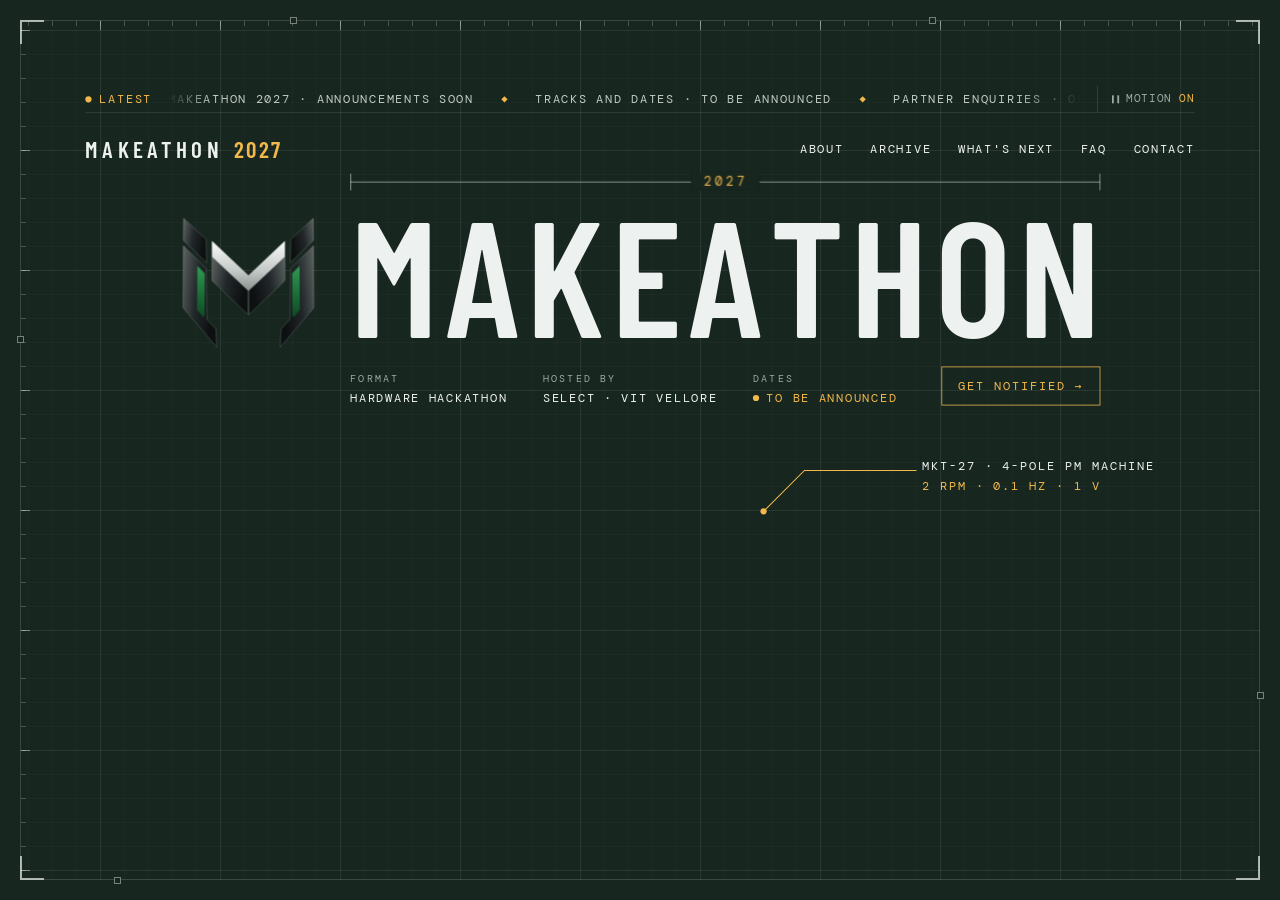
<file: index.html>
<!doctype html>
<html lang="en">
<head>
<meta charset="utf-8">
<meta name="viewport" content="width=device-width, initial-scale=1, viewport-fit=cover">
<title>Makeathon 2027</title>
<meta name="description" content="Makeathon 2027 — the flagship hardware hackathon of the School of Electrical Engineering (SELECT) at VIT Vellore. Real hardware. Real code. Judged on what works.">
<meta name="theme-color" content="#17261f">
<meta property="og:title" content="Makeathon 2027 · Doom requires your presence">
<meta property="og:description" content="The flagship hardware hackathon of SELECT, VIT Vellore. Electrical and computer science, one machine.">
<link rel="icon" type="image/svg+xml" href="./favicon.svg">
<link rel="alternate icon" href="./favicon.ico">
<link rel="apple-touch-icon" href="./favicon.png">
<link rel="preconnect" href="https://fonts.googleapis.com">
<link rel="preconnect" href="https://fonts.gstatic.com" crossorigin>
<link rel="stylesheet" href="https://fonts.googleapis.com/css2?family=Barlow+Condensed:wght@400;500;600&family=DM+Mono:wght@400;500&display=swap">
<link rel="stylesheet" href="./css/site.css">
<script>
  // decide the mode before first paint: plain (no WebGL, or asked for); motion is on unless the visitor turned it off
  (function () {
    var d = document.documentElement, q = location.search, plain = /[?&]plain\b/.test(q);
    if (!plain) { try { if (!document.createElement('canvas').getContext('webgl2')) plain = true; } catch (e) { plain = true; } }
    // the plain version is the original O·Machine site
    if (plain && !/[?&]shot=/.test(q)) { location.replace('./plain/'); return; }
    d.classList.add(plain ? 'is-plain' : 'is-cine');
    var calm = false;
    try { calm = localStorage.getItem('mk.motion') === 'off'; } catch (e) {}
    if (calm) d.classList.add('is-calm');
    if (/[?&]shot=/.test(q)) d.classList.add('is-shot');
  })();
</script>
<script type="importmap">
{ "imports": { "three": "./vendor/three/three.module.min.js", "three/addons/": "./vendor/three/addons/" } }
</script>
</head>
<body>

<svg width="0" height="0" style="position:absolute" aria-hidden="true" focusable="false">
  <defs>
    <linearGradient id="lgA" x1="0" y1="0" x2="1" y2="0.35"><stop offset="0" stop-color="#5d6461"/><stop offset=".5" stop-color="#22272a"/><stop offset="1" stop-color="#0d1010"/></linearGradient>
    <linearGradient id="lgB" x1="1" y1="0" x2="0" y2="0.35"><stop offset="0" stop-color="#5d6461"/><stop offset=".5" stop-color="#22272a"/><stop offset="1" stop-color="#0d1010"/></linearGradient>
    <linearGradient id="lgS" x1="0" y1="0" x2="0" y2="1"><stop offset="0" stop-color="#fbfcfb"/><stop offset=".6" stop-color="#c4cac7"/><stop offset="1" stop-color="#8a918e"/></linearGradient>
    <linearGradient id="lgG" x1="0" y1="0" x2="0" y2="1"><stop offset="0" stop-color="#3bd66f"/><stop offset="1" stop-color="#0d4a24"/></linearGradient>
    <symbol id="m-logo" viewBox="-2 -2 311 304">
      <g stroke="rgba(225,235,230,0.38)" stroke-width="1.1" stroke-linejoin="round">
        <polygon points="5,4 56.5,52 58,106 4.5,54.5" fill="url(#lgA)"/>
        <polygon points="302,4 250.5,52 249,106 302.5,54.5" fill="url(#lgB)"/>
        <polygon points="4.5,67 57,119 58.5,235 79,258 81,299 4,209" fill="url(#lgA)"/>
        <polygon points="302.5,67 250,119 248.5,235 228,258 226,299 303,209" fill="url(#lgB)"/>
        <polygon points="70,92 152.5,169 152.5,224.5 70,147" fill="url(#lgA)"/>
        <polygon points="237,92 154.5,169 154.5,224.5 237,147" fill="url(#lgB)"/>
      </g>
      <polygon points="70,56 153.5,135 237,56 237,92 153.5,170 70,92" fill="url(#lgS)"/>
      <polygon points="36.5,113 53.5,130 53.5,226 50,231 36,213" fill="url(#lgG)"/>
      <polygon points="270.5,113 253.5,130 253.5,226 257,231 271,213" fill="url(#lgG)"/>
    </symbol>
    <symbol id="seal" viewBox="0 0 100 100">
      <path d="M50 4c7 0 9 5 15 7s11-1 15 4 1 10 4 15 8 7 8 14-5 9-7 15 1 11-4 15-10 1-15 4-7 8-14 8-9-5-15-7-11 1-15-4-1-10-4-15S4 57 4 50s5-9 7-15-1-11 4-15 10-1 15-4 7-12 20-12z" fill="#1d7a45"/>
      <circle cx="50" cy="50" r="31" fill="none" stroke="#3fd27f" stroke-opacity=".55" stroke-width="2"/>
      <circle cx="50" cy="50" r="36" fill="none" stroke="#0b3b20" stroke-width="3"/>
      <g transform="translate(27 27) scale(.148)"><use href="#m-logo"/></g>
    </symbol>
  </defs>
</svg>

<a class="skip" href="#oath">Skip to the sign-up</a>

<canvas id="world" aria-hidden="true"></canvas>
<div class="veil" id="veil" aria-hidden="true"></div>
<div class="glasslayer" id="glass" aria-hidden="true"></div>

<!-- the instrument frame: border, corner marks, and the line that traces your progress -->
<div class="frame" id="frame" aria-hidden="true">
  <i class="c c1"></i><i class="c c2"></i><i class="c c3"></i><i class="c c4"></i>
  <svg class="trace" id="trace"><rect id="traceFg" class="trace-fg" pathLength="1"/></svg>
  <div class="nodes" id="nodes"></div>
</div>

<!-- custom cursor (fine pointers only) -->
<div class="cur" id="cur" aria-hidden="true"><div class="cur-ring" id="curRing"></div><div class="cur-dot" id="curDot"></div></div>

<!-- Act 0: the cold read -->
<div class="cold" id="cold" aria-hidden="true">
  <div class="cold-inner">
    <div class="cold-logo" aria-hidden="true"><svg class="cold-m"><use href="#m-logo"/></svg><span>Makeathon</span></div>
    <p class="cold-line" id="cold1"></p>
    <p class="cold-line cold-line--2" id="cold2"></p>
    <div class="cold-choice" id="coldChoice">
      <button type="button" class="btn" id="enterSound">Enter with music <span class="arr" aria-hidden="true">→</span></button>
      <button type="button" class="btn btn--ghost" id="enterSilent">Enter without music</button>
      <a class="ul cold-plain" href="./plain/">Enter the plain version</a>
    </div>
    <p class="cold-load" id="coldLoad"></p>
  </div>
</div>

<header class="hud" id="hud">
  <a class="brand" href="#top" id="brand" aria-label="Makeathon 2027, back to the beginning">
    <svg class="brand-m" aria-hidden="true"><use href="#m-logo"/></svg>
    <span class="brand-t">MAKEATHON<b>2027</b></span>
  </a>
  <div class="hud-ctl">
    <button type="button" class="tgl" id="btnSound" aria-pressed="true"><i class="tgl-ico tgl-ico--snd" aria-hidden="true"></i><span class="tgl-l">Music</span> <b>On</b></button>
    <button type="button" class="tgl" id="btnMotion" aria-pressed="true"><i class="tgl-ico tgl-ico--mot" aria-hidden="true"></i><span class="tgl-l">Motion</span> <b>On</b></button>
  </div>
</header>

<div class="chap" id="chap" aria-hidden="true"><span class="chap-n" id="chapN">01</span><span class="chap-of">/ 08</span><span class="chap-t" id="chapT">The Summons</span></div>
<div class="next" id="next" aria-hidden="true"><span class="next-k">Next</span><span class="next-t" id="nextT">The Prediction</span><span class="next-a">↓</span></div>

<div class="subs" id="subs" aria-hidden="true"><p class="subs-line" id="subsLine"></p></div>
<div class="enough" id="enough" aria-hidden="true">ENOUGH.</div>

<button type="button" class="envelope" id="envelope" aria-label="A sealed envelope from Doom. It opens when you choose a domain." hidden>
  <span class="env-body" aria-hidden="true"><span class="env-flap"></span><span class="env-addr">For the one reading this</span><svg class="env-seal"><use href="#seal"/></svg></span>
  <span class="env-tip" id="envTip" aria-hidden="true">Do not open this.</span>
</button>

<div class="letter" id="letter" role="dialog" aria-labelledby="letterTitle" hidden>
  <div class="letter-paper">
    <p class="letter-pre">Doom's prediction, sealed before you arrived</p>
    <p class="letter-script" id="letterScript">You chose</p>
    <p class="letter-pick" id="letterTitle">Firmware.</p>
    <p class="letter-sign">— D.</p>
    <svg class="letter-seal" aria-hidden="true"><use href="#seal"/></svg>
    <button type="button" class="letter-close" id="letterClose">Keep it</button>
  </div>
</div>

<main id="top">

  <section class="act" id="summons" data-act="1" data-name="The Summons" data-len="2.6">
    <div class="stage">
      <div class="blk blk--hero" data-in="-0.05" data-out="0.9">
        <div class="hero-k"><svg class="hero-m" aria-hidden="true"><use href="#m-logo"/></svg><p class="kicker">SELECT · VIT Vellore presents</p></div>
        <p class="hero-dim" aria-hidden="true"><span>2027</span></p>
        <h1 class="wordmark"><span class="ln"><span>Makeathon</span></span><span class="sr-only"> 2027</span></h1>
        <p class="lede">Real hardware. Real code. Judged on what works.</p>
        <div class="hero-meta">
          <dl class="facts">
            <div><dt>Format</dt><dd>Hardware hackathon</dd></div>
            <div><dt>Hosted by</dt><dd>SELECT · VIT Vellore</dd></div>
            <div><dt>Dates</dt><dd class="tba"><i aria-hidden="true"></i>To be announced</dd></div>
          </dl>
          <a class="btn" href="#oath" data-go="oath">Answer the summons <span class="arr" aria-hidden="true">→</span></a>
        </div>
      </div>
    </div>
    <p class="say">“Makeathon. Real hardware. Real code. Doom requires your presence.”</p>
  </section>

  <section class="act" id="prediction" data-act="2" data-name="The Prediction" data-len="1.8">
    <div class="stage">
      <div class="blk blk--note" data-in="0.82" data-out="1.0">
        <p class="kicker">A sealed prediction</p>
        <p class="note">It waits in the corner of your screen, and opens itself when the time comes.</p>
      </div>
    </div>
    <p class="say">“Do not open this. Doom already knows what you will choose.”</p>
  </section>

  <section class="act" id="thesis" data-act="3" data-name="Science &amp; Sorcery" data-len="2.6">
    <div class="stage">
      <div class="duo" data-in="0.0" data-out="0.56">
        <div class="duo-side duo-side--l"><p class="duo-k">Science</p><p class="duo-t">Electrical engineering</p><p class="duo-s">Circuits · Power · Machines</p></div>
        <div class="duo-side duo-side--r"><p class="duo-k">Sorcery</p><p class="duo-t">Computer science</p><p class="duo-s">Code · Logic · Control</p></div>
      </div>
      <div class="blk blk--left" data-in="0.66" data-out="1.0">
        <p class="kicker">The thesis</p>
        <h2><span class="ln"><span>Electrical and</span></span><span class="ln"><span>computer science.</span></span><span class="ln g"><span>One machine.</span></span></h2>
        <p>Makeathon is the flagship hardware hackathon of the School of Electrical Engineering (SELECT) at VIT Vellore. Teams take an idea to a working prototype against real problem statements, reviewed by industry judges along the way.</p>
      </div>
    </div>
    <p class="say">“Your teachers keep these two apart. Doom does not.”</p>
    <p class="say">“Science and sorcery. Here, they are one machine.”</p>
  </section>

  <section class="act" id="armoury" data-act="4" data-name="The Armoury" data-len="3.6">
    <div class="stage">
      <div class="blk blk--left blk--armoury" data-in="-0.03" data-out="0.995">
        <p class="kicker">The five domains</p>
        <h2><span class="ln"><span>Choose the plate</span></span><span class="ln"><span>you would wear.</span></span></h2>
        <ul class="plates" id="plateList">
          <li><button type="button" class="plate" data-i="0"><span class="plate-n">I</span><span class="plate-name">Enclosure</span></button></li>
          <li><button type="button" class="plate" data-i="1"><span class="plate-n">II</span><span class="plate-name">Firmware</span></button></li>
          <li><button type="button" class="plate" data-i="2"><span class="plate-n">III</span><span class="plate-name">Circuit</span></button></li>
          <li><button type="button" class="plate" data-i="3"><span class="plate-n">IV</span><span class="plate-name">Sensing</span></button></li>
          <li><button type="button" class="plate" data-i="4"><span class="plate-n">V</span><span class="plate-name">Power</span></button></li>
        </ul>
      </div>
      <div class="blk blk--right inspect" id="inspect" data-in="0.1" data-out="0.99">
        <p class="inspect-k" id="inspectK">Plate I · End bell</p>
        <p class="inspect-n" id="inspectN">Enclosure</p>
        <p class="inspect-d" id="inspectD">Mechanical design and the housing around it</p>
        <button type="button" class="btn btn--ghost" id="chooseBtn">Wear this plate <span class="arr" aria-hidden="true">→</span></button>
        <p class="chosen" id="chosenLine" hidden></p>
      </div>
    </div>
    <ul class="sr-only">
      <li>Enclosure — Mechanical design and the housing around it.</li>
      <li>Firmware — Embedded code and control logic.</li>
      <li>Circuit — Electronics and PCB design.</li>
      <li>Sensing — Sensors and signal processing.</li>
      <li>Power — Power systems and energy.</li>
    </ul>
    <p class="say">“Five plates. Five disciplines. Choose the one you would wear.”</p>
  </section>

  <section class="act" id="archive" data-act="5" data-name="The Archive" data-len="6.4">
    <div class="stage">
      <div class="blk blk--left blk--stats" data-in="-0.03" data-out="0.24">
        <p class="kicker">Archive · Makeathon '26</p>
        <h2><span class="ln"><span>Last time,</span></span><span class="ln"><span>on the bench.</span></span></h2>
        <dl class="stats" id="stats">
          <div><dd data-n="60" data-s="+">0</dd><dt>Teams</dt></div>
          <div><dd data-n="350" data-s="+">0</dd><dt>Participants</dt></div>
          <div><dd data-n="30" data-s="+">0</dd><dt>Industry judges</dt></div>
          <div><dd data-n="20" data-s="+">0</dd><dt>Colleges</dt></div>
          <div><dd data-n="36" data-s="">0</dd><dt>Hours</dt></div>
        </dl>
        <p class="tracks"><span>2026 tracks</span> Defence · Mobility · Disaster resilience · Agriculture · Open innovation</p>
      </div>
      <div class="reel" id="reel" data-in="0.27" data-out="1.0">
        <div class="reel-frame" id="reelFrame">
          <img src="./assets/a215f016ee0ca8ff86fce52a85060814.webp" alt="The opening session on stage at Makeathon 2026" width="1003" height="660" decoding="async">
          <img src="./assets/e353632797b6ad056b0f80c28a9ced17.webp" alt="Teams working in the hall at Makeathon 2026" width="1002" height="678" decoding="async">
          <img src="./assets/470679fce9e9e52c9468a0e41492b71a.webp" alt="Participants gathered around a hardware build at Makeathon 2026" width="1001" height="665" decoding="async">
          <img src="./assets/5118bed34c5cc9feac0a429ca3e45910.webp" alt="A team presenting its prototype for review at Makeathon 2026" width="1006" height="672" decoding="async">
          <img src="./assets/3c21e747e96b3baffdfce8bc286948d1.webp" alt="A team demonstrating robot car prototypes at Makeathon 2026" width="990" height="667" decoding="async">
          <img src="./assets/9be6e49e0345d2f2065191cff021ccd4.webp" alt="The Makeathon 2026 winners on stage" width="1002" height="671" decoding="async">
          <i class="reel-scan" id="reelScan"></i>
          <i class="reel-c reel-c1"></i><i class="reel-c reel-c2"></i>
        </div>
        <div class="reel-cap">
          <p class="reel-n" id="reelNum">01</p>
          <p class="reel-t" id="reelTitle">The opening</p>
          <p class="reel-s" id="reelSub">Day 1 · Inauguration</p>
          <div class="reel-ticks" id="reelTicks"><i></i><i></i><i></i><i></i><i></i><i></i></div>
          <p class="reel-foot">Makeathon '26 · VIT Vellore</p>
        </div>
      </div>
    </div>
    <p class="say">“Pay attention. This is what your predecessors built.”</p>
  </section>

  <section class="act" id="future" data-act="6" data-name="2027" data-len="2.8">
    <div class="stage">
      <div class="blk blk--left" data-in="-0.03" data-out="0.38">
        <p class="kicker">What's next</p>
        <h2><span class="ln"><span>The next edition</span></span><span class="ln"><span>is being engineered.</span></span></h2>
        <p>Tracks, problem statements and dates are being finalised with our industry partners. Each seal breaks here the moment it is confirmed.</p>
      </div>
      <p class="year" id="year" data-in="0.32" data-out="0.6" aria-hidden="true"><span id="yearN">2026</span></p>
      <div class="blk blk--right blk--spec" data-in="0.6" data-out="1.0">
        <p class="kicker">Specification · Makeathon 2027</p>
        <dl class="spec" id="spec">
          <div class="is-ok"><dt>Edition</dt><dd>2027</dd><span>Confirmed</span></div>
          <div class="is-ok"><dt>Organiser</dt><dd>SELECT, VIT Vellore</dd><span>Confirmed</span></div>
          <div class="is-ok"><dt>Venue</dt><dd>VIT Vellore</dd><span>Confirmed</span></div>
          <div class="is-seal"><dt>Tracks</dt><dd>To be announced</dd><span>Sealed</span></div>
          <div class="is-seal"><dt>Problem statements</dt><dd>To be announced</dd><span>Sealed</span></div>
          <div class="is-seal"><dt>Dates</dt><dd>To be announced</dd><span>Sealed</span></div>
          <div class="is-seal"><dt>Prize pool</dt><dd>To be announced</dd><span>Sealed</span></div>
          <div class="is-open"><dt>Partners</dt><dd>Enquiries open</dd><span>Open</span></div>
        </dl>
      </div>
    </div>
    <p class="say">“Doom has seen 2027. You may not. Yet.”</p>
    <p class="say">“When the seals break, Doom will tell you first.”</p>
  </section>

  <section class="act" id="oath" data-act="7" data-name="The Oath" data-len="1.8" data-exit="scroll">
    <div class="stage">
      <div class="blk blk--left blk--oath" data-in="0.08" data-out="1.0" id="oathBlk">
        <div class="oath-form" id="oathForm">
          <p class="kicker">Stay updated</p>
          <h2><span class="ln"><span>Swear the oath.</span></span></h2>
          <p>Inscribe your email. One message when tracks, dates and registrations for Makeathon 2027 are announced. Nothing else.</p>
          <form class="field" id="form" novalidate>
            <label for="email">Email address</label>
            <div class="field-row">
              <input id="email" name="email" type="email" inputmode="email" autocomplete="email" placeholder="you@example.com" required aria-describedby="emailErr">
              <button type="submit" class="btn btn--seal" id="sealBtn"><span class="btn-t">Seal it</span><span class="dots" aria-hidden="true"><i></i><i></i><i></i></span></button>
            </div>
            <p class="err" id="emailErr" role="alert"></p>
          </form>
          <div class="row row--sub">
            <a class="ul" href="#contact" data-go="contact">Partner with us <span class="arr" aria-hidden="true">→</span></a>
            <a class="ul" href="#brochure">Download brochure</a>
          </div>
        </div>
        <div class="oath-done" id="oathDone" hidden tabindex="-1">
          <p class="kicker">Oath sealed</p>
          <p class="summoned">You have been summoned.</p>
          <p id="doneMsg">We will write to you as soon as Makeathon 2027 is announced.</p>
        </div>
      </div>
    </div>
    <p class="say">“Inscribe your name in Doom's ledger.”</p>
  </section>

  <section class="act act--flow" id="bench" data-act="8" data-name="The Bench" data-len="0">
    <div class="flow">
      <div class="faq" id="faq">
        <p class="kicker">Questions</p>
        <h2>Doom permits six questions.</h2>
        <div class="faq-list" id="faqList">
          <div class="faq-i"><h3><button type="button" aria-expanded="false" aria-controls="fa1" id="fq1"><span class="faq-n">01</span>What is Makeathon?<i aria-hidden="true"></i></button></h3><div class="faq-a" id="fa1" role="region" aria-labelledby="fq1" hidden><p>Makeathon is the flagship hardware hackathon of the School of Electrical Engineering (SELECT) at VIT Vellore. Teams take an idea to a working prototype against real problem statements, reviewed by industry judges along the way.</p></div></div>
          <div class="faq-i"><h3><button type="button" aria-expanded="false" aria-controls="fa2" id="fq2"><span class="faq-n">02</span>When is Makeathon 2027?<i aria-hidden="true"></i></button></h3><div class="faq-a" id="fa2" role="region" aria-labelledby="fq2" hidden><p>Dates have not been announced yet. Leave your email above and you will hear from us the moment they are.</p></div></div>
          <div class="faq-i"><h3><button type="button" aria-expanded="false" aria-controls="fa3" id="fq3"><span class="faq-n">03</span>Who can take part?<i aria-hidden="true"></i></button></h3><div class="faq-a" id="fa3" role="region" aria-labelledby="fq3" hidden><p>Eligibility for 2027 will be published with registrations. The 2026 edition brought together students, researchers and professionals from more than 20 colleges.</p></div></div>
          <div class="faq-i"><h3><button type="button" aria-expanded="false" aria-controls="fa4" id="fq4"><span class="faq-n">04</span>Is it only for electrical engineering students?<i aria-hidden="true"></i></button></h3><div class="faq-a" id="fa4" role="region" aria-labelledby="fq4" hidden><p>No. Hardware is at the core, but computer science domains are part of the hack too, and teams that combine electrical, electronics and software skills are welcome.</p></div></div>
          <div class="faq-i"><h3><button type="button" aria-expanded="false" aria-controls="fa5" id="fq5"><span class="faq-n">05</span>What will the tracks be?<i aria-hidden="true"></i></button></h3><div class="faq-a" id="fa5" role="region" aria-labelledby="fq5" hidden><p>Tracks and problem statements are being finalised with industry partners. In 2026 they spanned defence, mobility, disaster resilience, agriculture and open innovation.</p></div></div>
          <div class="faq-i"><h3><button type="button" aria-expanded="false" aria-controls="fa6" id="fq6"><span class="faq-n">06</span>How can my organisation partner with Makeathon?<i aria-hidden="true"></i></button></h3><div class="faq-a" id="fa6" role="region" aria-labelledby="fq6" hidden><p>Write to us using the contact details alongside. We will share the partnership deck and the ways to get involved, from contributing problem statements to judging and prizes.</p></div></div>
        </div>
      </div>
      <div class="contact" id="contact">
        <p class="kicker">Contact</p>
        <h2>Doom's envoys.</h2>
        <dl class="envoys">
          <div><dt>Student coordinator</dt><dd>[Name] · [Phone]</dd></div>
          <div><dt>Student coordinator</dt><dd>[Name] · [Phone]</dd></div>
          <div><dt>Faculty coordinator</dt><dd>[Name]</dd></div>
          <div><dt>Email</dt><dd>[Email address]</dd></div>
          <div class="wide"><dt>Address</dt><dd>School of Electrical Engineering, VIT Vellore, Tamil Nadu 632014</dd></div>
        </dl>
        <div class="row">
          <a class="btn btn--ghost" href="#contact">Partner with us <span class="arr" aria-hidden="true">→</span></a>
          <a class="ul" href="#instagram">Instagram</a>
          <a class="ul" href="#linkedin">LinkedIn</a>
          <a class="ul" href="#brochure">Brochure</a>
        </div>
        <p class="credit">Music: “Lightless Dawn”, Kevin MacLeod (incompetech.com), licensed under CC BY 4.0.</p>
      </div>
    </div>
    <div class="farewell" id="farewell" data-len="2.0">
      <div class="stage">
        <div class="bye" data-in="-0.04" data-out="1.01">
          <p class="bye-line" id="byeLine">Doom will see you at the bench.</p>
          <p class="bye-skip" id="byeSkip" hidden></p>
        </div>
        <footer class="foot" data-in="0.6" data-out="1.01">
          <span>School of Electrical Engineering · VIT Vellore</span>
          <a class="ul" href="#top" data-go="top">Back to the beginning <span aria-hidden="true">↑</span></a>
        </footer>
      </div>
    </div>
    <p class="say">“Doom will see you at the bench.”</p>
  </section>
</main>

<noscript><style>.cold{display:none}</style></noscript>
<script src="./vendor/gsap/gsap.min.js"></script>
<script src="./vendor/lenis/lenis.min.js"></script>
<script type="module" src="./js/main.js"></script>
</body>
</html>
</file>
<file: css/site.css>
/* Makeathon 2027 — Doom requires your presence.
   One studio with O·Machine: the same bottle green, sage and gold, the same two families
   (Barlow Condensed for everything that is read, DM Mono for instruments) and the same scale:
   every size is set on a 1440 × 900 artboard and follows the window by --k. */

:root {
  --bg: #17261f;
  --panel: #1b2c24;
  --ink: #edf1ef;
  --ink-2: #c1cbc6;
  --ink-3: #9baca4;
  --line: rgba(237, 241, 239, 0.15);
  --line-2: rgba(237, 241, 239, 0.32);
  --gold: #f2b84b;
  --amber: #f2b84b;
  --doom: #5fd38c;
  --err: #f29a88;
  --vh: 1vh;
  --inset: 20px;
  --k: min(calc(100vw / 1440), calc(100vh / 900));
  --gut: calc(96 * var(--k));
  --f-head: 'Barlow Condensed', system-ui, sans-serif;
  --f-body: 'Barlow Condensed', system-ui, sans-serif;
  --f-voice: 'Barlow Condensed', system-ui, sans-serif;
  --f-mono: 'DM Mono', ui-monospace, SFMono-Regular, Menlo, monospace;
  --ease: cubic-bezier(.16, .84, .14, 1);
  color-scheme: dark;
}

*, *::before, *::after { box-sizing: border-box; }
html { background: var(--bg); -webkit-text-size-adjust: 100%; }
body { margin: 0; background: var(--bg); color: var(--ink); font: 400 max(17px, calc(24 * var(--k)))/1.42 var(--f-body); -webkit-font-smoothing: antialiased; -moz-osx-font-smoothing: grayscale; text-rendering: optimizeLegibility; overflow-x: hidden; }
::selection { background: var(--gold); color: var(--bg); }
a { color: inherit; }
button { font: inherit; color: inherit; }
h1, h2, h3, p, dl, dd, ul, ol { margin: 0; }
ul, ol { padding: 0; list-style: none; }
img { max-width: 100%; display: block; }
:focus { outline: none; }
:focus-visible { outline: 2px solid var(--gold); outline-offset: 4px; }
.sr-only { position: absolute !important; width: 1px !important; height: 1px !important; padding: 0 !important; margin: -1px !important; overflow: hidden !important; clip: rect(0 0 0 0) !important; white-space: nowrap !important; border: 0 !important; }
.say { position: absolute; width: 1px; height: 1px; overflow: hidden; clip: rect(0 0 0 0); white-space: nowrap; }
.skip { position: fixed; left: 24px; top: -80px; z-index: 300; padding: 12px 16px; background: var(--gold); color: var(--bg); font: 500 13px var(--f-mono); letter-spacing: .16em; text-transform: uppercase; text-decoration: none; transition: top .3s var(--ease); }
.skip:focus { top: 24px; }
html.cur-on, html.cur-on * { cursor: none !important; }
.is-calm .cold-logo { animation: none; }

/* ------------------------------------------------------------------ layers */
/* the world is drawn only inside the frame; the margin around it is plain bottle green */
#world { position: fixed; inset: 0; width: 100vw; height: 100vh; z-index: 0; display: block; clip-path: inset(var(--inset)); }
.veil { position: fixed; inset: 0; z-index: 55; background: var(--bg); opacity: 0; pointer-events: none; transition: opacity .5s cubic-bezier(.4, 0, .2, 1); }
.veil.on { opacity: 1; }
.glasslayer { position: fixed; inset: 0; z-index: 46; pointer-events: none; perspective: 900px; }
.glasslayer .shard { position: absolute; inset: 0; will-change: transform, opacity; background: linear-gradient(120deg, rgba(255,255,255,.08), rgba(255,255,255,0) 40%); border: 1px solid rgba(237,241,239,.22); }

/* a soft darkness behind the top bar, so content passing under it stays clear */
body::before { content: ''; position: fixed; left: var(--inset); right: var(--inset); top: var(--inset); height: 110px; z-index: 19; pointer-events: none; background: linear-gradient(180deg, rgba(23,38,31,.94), rgba(23,38,31,0)); }
html:not(.is-cine) body::before { display: none; }

/* the instrument frame */
.frame { position: fixed; inset: var(--inset); z-index: 20; pointer-events: none; border: 1px solid rgba(237,241,239,.16); opacity: 0; transition: opacity 1s ease; }
.frame.on { opacity: 1; }
.frame .c { position: absolute; width: 22px; height: 22px; border-color: rgba(237,241,239,.7); border-style: solid; border-width: 0; }
.frame .c1 { left: -1px; top: -1px; border-left-width: 2px; border-top-width: 2px; }
.frame .c2 { right: -1px; top: -1px; border-right-width: 2px; border-top-width: 2px; }
.frame .c3 { left: -1px; bottom: -1px; border-left-width: 2px; border-bottom-width: 2px; }
.frame .c4 { right: -1px; bottom: -1px; border-right-width: 2px; border-bottom-width: 2px; }
.trace { position: absolute; left: -1px; top: -1px; overflow: visible; }
.trace-fg { fill: none; stroke: var(--gold); stroke-width: 1.5; stroke-dasharray: 0 1; }
.nodes i { position: absolute; width: 7px; height: 7px; margin: -3.5px 0 0 -3.5px; border: 1px solid rgba(237,241,239,.45); background: var(--bg); transition: background-color .5s ease, border-color .5s ease; }
.nodes i.lit { background: var(--gold); border-color: var(--gold); }

/* cursor: a ring and a dot, nothing more */
.cur { position: fixed; left: 0; top: 0; z-index: 400; pointer-events: none; display: none; }
.cur.live { display: block; }
.cur-ring, .cur-dot { position: absolute; left: 0; top: 0; will-change: transform; }
.cur-ring::before { content: ''; position: absolute; left: -20px; top: -20px; width: 40px; height: 40px; border: 1px solid rgba(237,241,239,.7); border-radius: 50%; transition: transform .18s cubic-bezier(.16,1,.3,1), border-color .2s ease; }
.cur-dot::before { content: ''; position: absolute; left: -3px; top: -3px; width: 6px; height: 6px; border-radius: 50%; background: var(--gold); transition: transform .15s ease; }
.cur.link .cur-ring::before { transform: scale(1.55); border-color: var(--gold); }
.cur.link .cur-dot::before { transform: scale(0); }
.cur.down .cur-ring::before { transform: scale(.8); }

/* ------------------------------------------------------------------ act 0: the cold read */
.cold { position: fixed; inset: 0; z-index: 60; background: var(--bg); display: grid; place-items: center; padding: 24px var(--gut); transition: opacity .9s ease, visibility 0s linear .9s; }
.is-plain .cold, .is-shot .cold { display: none; }
.cold.gone { opacity: 0; visibility: hidden; pointer-events: none; }
.cold.ignite { background: radial-gradient(110% 70% at 50% 100%, rgba(242,140,50,.32), var(--bg) 62%); transition: background .3s ease, opacity 1s ease .15s, visibility 0s linear 1.15s; }
.cold-inner { max-width: calc(1200 * var(--k)); text-align: center; }
.cold-logo { display: flex; align-items: center; justify-content: center; gap: calc(34 * var(--k)); margin-bottom: calc(56 * var(--k)); animation: coldLogo 1.2s var(--ease) both; }
.cold-m { flex: none; width: calc(160 * var(--k)); height: calc(156 * var(--k)); }
.cold-logo span { font: 600 calc(176 * var(--k))/.9 var(--f-head); letter-spacing: .04em; text-transform: uppercase; color: #f4f7f5; white-space: nowrap; }
@keyframes coldLogo { from { opacity: 0; transform: translateY(24px) scale(.97); } }
.cold-line { font: 500 max(22px, calc(40 * var(--k)))/1.15 var(--f-head); letter-spacing: .02em; color: var(--ink); min-height: 1.15em; }
.cold-line--2 { margin-top: .6em; font-size: max(17px, calc(26 * var(--k))); font-weight: 400; color: var(--ink-3); }
.cold-line .caret { display: inline-block; width: .06em; height: .9em; margin-left: .06em; vertical-align: -0.08em; background: var(--gold); animation: blink 1s steps(1) infinite; }
@keyframes blink { 50% { opacity: 0; } }
.cold-load { margin-top: 28px; min-height: 1.4em; font: 500 max(11px, calc(13 * var(--k))) var(--f-mono); letter-spacing: .2em; text-transform: uppercase; color: var(--ink-3); }
.cold-choice { display: flex; flex-wrap: wrap; justify-content: center; align-items: center; gap: 16px 22px; margin-top: 40px; opacity: 0; transform: translateY(10px); pointer-events: none; transition: opacity .6s ease, transform .7s var(--ease); }
.cold-choice.on { opacity: 1; transform: none; pointer-events: auto; }
.cold-plain { margin-left: 10px; color: var(--ink-2); }

/* ------------------------------------------------------------------ hud */
.hud { position: fixed; left: calc(var(--inset) + 18px); right: calc(var(--inset) + 18px); top: calc(var(--inset) + 14px); z-index: 30; display: flex; align-items: center; justify-content: space-between; gap: 16px; pointer-events: none; opacity: 0; transition: opacity 1s ease; }
.hud.on, html:not(.is-cine) .hud { opacity: 1; }
.hud > * { pointer-events: auto; }
.brand { display: inline-flex; align-items: center; gap: 11px; text-decoration: none; }
.brand-m { width: 28px; height: 28px; transform: translateY(-2px); }
.brand-t { font: 600 18px var(--f-head); letter-spacing: .24em; color: var(--ink); }
.brand-t b { font-weight: 500; color: var(--gold); margin-left: .45em; }
.hud-ctl { display: flex; align-items: center; gap: 4px; }
.tgl { display: inline-flex; align-items: center; gap: 8px; height: 30px; padding: 0 14px; cursor: pointer; background: transparent; border: 0; border-left: 1px solid var(--line); text-decoration: none; font: 500 12px var(--f-mono); letter-spacing: .14em; text-transform: uppercase; color: var(--ink-3); transition: color .3s ease, translate .4s cubic-bezier(.16,1,.3,1); }
.tgl:first-child { border-left: 0; }
.tgl:hover { color: var(--ink); }
.tgl b { font-weight: 500; color: var(--ink-2); }
.tgl[aria-pressed="true"] b { color: var(--gold); }
.tgl-ico { width: 9px; height: 9px; display: inline-block; position: relative; }
.tgl-ico--snd { border-radius: 50%; border: 1.5px solid currentColor; }
.tgl[aria-pressed="true"] .tgl-ico--snd { background: var(--gold); border-color: var(--gold); }
.tgl-ico--mot::before, .tgl-ico--mot::after { content: ''; position: absolute; top: 0; bottom: 0; width: 3px; background: currentColor; }
.tgl-ico--mot::before { left: 0; } .tgl-ico--mot::after { right: 0; }
.tgl[aria-pressed="false"] .tgl-ico--mot { background: currentColor; clip-path: polygon(0 0, 100% 50%, 0 100%); }
.tgl[aria-pressed="false"] .tgl-ico--mot::before, .tgl[aria-pressed="false"] .tgl-ico--mot::after { display: none; }
html:not(.is-cine) #btnSound, html:not(.is-cine) #btnMotion { display: none; }

.chap, .next { position: fixed; z-index: 30; bottom: calc(var(--inset) + 14px); display: flex; align-items: baseline; gap: 10px; font: 500 13px var(--f-mono); letter-spacing: .16em; text-transform: uppercase; pointer-events: none; opacity: 0; transition: opacity 1s ease; }
.chap.on, .next.on { opacity: 1; }
.chap { left: calc(var(--inset) + 18px); color: var(--ink-3); }
.chap-n { color: var(--gold); }
.chap-t { color: var(--ink); margin-left: 6px; }
.next { right: calc(var(--inset) + 18px); color: var(--ink-3); }
.next-t { color: var(--ink-2); }
.next-a { color: var(--gold); display: inline-block; animation: nudge 1.8s ease-in-out infinite; }
@keyframes nudge { 50% { transform: translateY(5px); } }
html:not(.is-cine) .chap, html:not(.is-cine) .next, html:not(.is-cine) .frame { display: none; }

/* ------------------------------------------------------------------ Doom speaks: lines written by your scrolling, on a dark ground */
.subs { position: fixed; z-index: 16; left: 50%; transform: translateX(-50%); bottom: calc(var(--inset) + 60px); width: min(calc(900 * var(--k)), 72vw); display: flex; justify-content: center; text-align: center; pointer-events: none; transition: left .9s var(--ease), width .9s var(--ease); }
.subs::before { content: ''; position: absolute; inset: -60% -12%; z-index: -1; background: radial-gradient(closest-side, rgba(13,22,18,.86), rgba(13,22,18,.55) 55%, rgba(13,22,18,0)); opacity: 0; transition: opacity .5s ease; }
.subs.has::before { opacity: 1; }
.subs.right { left: 60%; width: min(calc(560 * var(--k)), 42vw); }
.subs.doom { left: 77%; width: min(calc(400 * var(--k)), 30vw); }
.subs.left { left: 33%; width: min(calc(600 * var(--k)), 46vw); }
.subs-line { font: 500 max(19px, calc(30 * var(--k)))/1.3 var(--f-voice); letter-spacing: .02em; color: var(--ink); text-shadow: 0 1px 14px rgba(13,22,18,.9); }
.subs-line .w { display: inline-block; opacity: .08; transition: opacity .3s ease; }
.subs-line .w.on { opacity: 1; }
.subs-line .w.g { color: var(--gold); }
html:not(.is-cine) .subs { display: none; }

.enough { position: fixed; inset: 0; z-index: 48; display: grid; place-items: center; pointer-events: none; font: 600 calc(220 * var(--k))/1 var(--f-head); letter-spacing: .04em; color: var(--ink); opacity: 0; }
.enough.on { animation: enough 2.2s var(--ease) forwards; }
@keyframes enough { 0% { opacity: 0; transform: scale(1.3); } 10% { opacity: 1; transform: scale(1); } 70% { opacity: 1; } 100% { opacity: 0; } }

/* ------------------------------------------------------------------ the envelope */
.envelope { position: fixed; right: calc(var(--inset) + 22px); bottom: calc(var(--inset) + 52px); z-index: 26; width: 118px; height: 78px; padding: 0; border: 0; background: none; cursor: pointer; transform: rotate(-6deg); transition: transform .5s var(--ease); filter: drop-shadow(0 14px 20px rgba(0,0,0,.55)); }
.envelope[hidden] { display: none; }
.envelope:hover { transform: rotate(-2deg) translateY(-5px); }
.envelope.land { animation: envLand 1s var(--ease) both; }
@keyframes envLand { 0% { transform: translate(-28vw, -26vh) scale(2) rotate(-24deg); opacity: 0; } 30% { opacity: 1; } 100% { transform: rotate(-6deg); } }
.envelope.wiggle { animation: envWig .6s ease; }
@keyframes envWig { 20% { transform: rotate(-13deg); } 40% { transform: rotate(1deg); } 60% { transform: rotate(-10deg); } 80% { transform: rotate(-4deg); } }
.env-body { position: absolute; inset: 0; overflow: hidden; border-radius: 2px; background: linear-gradient(160deg, #efe3c2, #d8c79e 60%, #c4b085); box-shadow: inset 0 0 0 1px rgba(90,60,20,.25), inset 0 -10px 24px rgba(120,80,30,.25); }
.env-flap { position: absolute; left: 0; right: 0; top: 0; height: 62%; transform-origin: 50% 0; background: linear-gradient(180deg, #e8dab4, #cdbb8f); clip-path: polygon(0 0, 100% 0, 50% 100%); transition: transform .6s var(--ease); }
.env-addr { position: absolute; left: 8px; right: 8px; bottom: 7px; font: 500 8px/1 var(--f-mono); letter-spacing: .14em; text-transform: uppercase; color: rgba(42,29,16,.7); }
.env-seal { position: absolute; left: 50%; top: 52%; width: 34px; height: 34px; transform: translate(-50%, -50%); filter: drop-shadow(0 2px 3px rgba(0,0,0,.45)); }
.env-tip { position: absolute; right: 0; bottom: calc(100% + 10px); white-space: nowrap; padding: 8px 12px; font: 500 12px var(--f-mono); letter-spacing: .14em; text-transform: uppercase; color: var(--ink); background: rgba(23,38,31,.94); border: 1px solid var(--line); opacity: 0; transform: translateY(6px); transition: opacity .3s ease, transform .3s var(--ease); pointer-events: none; }
.envelope:hover .env-tip, .envelope:focus-visible .env-tip, .envelope.tip .env-tip { opacity: 1; transform: none; }
.envelope.opened .env-flap { transform: rotateX(180deg); }
.envelope.opened .env-seal { opacity: 0; }
html:not(.is-cine) .envelope { display: none; }
.letter { position: fixed; inset: 0; z-index: 42; display: grid; place-items: center; padding: 20px; background: radial-gradient(60% 60% at 50% 50%, rgba(13,22,18,.4), rgba(13,22,18,.86)); opacity: 0; transition: opacity .5s ease; }
.letter[hidden] { display: none; }
.letter.on { opacity: 1; }
.letter-paper { position: relative; width: min(480px, 92vw); padding: 40px 38px 34px; text-align: center; color: #2a1d10; background: radial-gradient(120% 90% at 30% 20%, #f4ead0, #e0cfa6 55%, #c9b283); border-radius: 2px; box-shadow: 0 40px 90px rgba(0,0,0,.6), inset 0 0 60px rgba(120,80,30,.3); transform: translateY(40px) rotate(-2deg) scale(.9); opacity: 0; }
.letter.on .letter-paper { animation: letterIn 1.1s var(--ease) .1s forwards; }
@keyframes letterIn { to { transform: rotate(-1deg); opacity: 1; } }
.letter-pre { font: 500 11px var(--f-mono); letter-spacing: .18em; text-transform: uppercase; color: rgba(42,29,16,.6); }
.letter-script { margin-top: 24px; font: 500 13px var(--f-mono); letter-spacing: .22em; text-transform: uppercase; color: rgba(42,29,16,.8); }
.letter-pick { margin-top: 10px; font: 600 clamp(48px, 7vw, 76px)/.95 var(--f-head); letter-spacing: .03em; text-transform: uppercase; color: #13311f; }
.letter-pick .ch { display: inline-block; opacity: 0; transform: translateY(.2em); animation: inkIn .5s var(--ease) forwards; }
@keyframes inkIn { to { opacity: 1; transform: none; } }
.letter-sign { margin-top: 18px; font: 500 14px var(--f-mono); letter-spacing: .16em; text-align: right; padding-right: 30px; }
.letter-seal { position: absolute; left: 32px; bottom: 24px; width: 58px; height: 58px; transform: rotate(-12deg); }
.letter-close { margin-top: 26px; height: 40px; padding: 0 18px; border: 1px solid rgba(42,29,16,.4); background: transparent; cursor: pointer; font: 500 11px var(--f-mono); letter-spacing: .2em; text-transform: uppercase; color: #2a1d10; }

/* ------------------------------------------------------------------ acts and stages */
main { position: relative; z-index: 10; pointer-events: none; }
.act { position: relative; height: calc(var(--len, 1) * 100 * var(--vh)); }
.stage { position: sticky; top: 0; height: calc(100 * var(--vh)); overflow: hidden; }
/* in the cinematic version every chapter's stage is pinned to the screen; sections only provide scroll length,
   and the director shows one chapter at a time, so chapters hand over with no dead scroll between them */
.is-cine .stage { position: fixed; left: 0; right: 0; top: 0; }
/* the chapter before the questions scrolls away with the page, so the questions arrive as it leaves */
.is-cine [data-exit="scroll"] .stage { position: sticky; }
/* scrubbed: opacity and transform are written every frame by the director */
.blk, .duo, .year, .reel, .bye, .foot { position: absolute; opacity: 0; visibility: hidden; will-change: opacity, transform; }
.blk a, .blk button, .blk input, .blk label, .flow, .foot a, .bye a, .reel { pointer-events: auto; }
.blk { left: calc(var(--inset) + var(--gut)); top: 50%; width: calc(600 * var(--k)); }
.blk--right { left: auto; right: calc(var(--inset) + var(--gut)); }
.blk--hero { top: auto; bottom: calc(104 * var(--k)); width: max-content; max-width: none; }
.blk--note { top: auto; bottom: calc(190 * var(--k)); width: calc(420 * var(--k)); }
/* every block of text sits on its own darkness, never on a bright patch of the scene */
.blk::before { content: ''; position: absolute; inset: -18% -22% -18% -30%; z-index: -1; pointer-events: none; background: radial-gradient(closest-side, rgba(13,22,18,.9), rgba(13,22,18,.62) 58%, rgba(13,22,18,0)); }
.blk--hero::before { inset: -22% -16% -20% -24%; background: radial-gradient(closest-side, rgba(13,22,18,.88), rgba(13,22,18,.6) 58%, rgba(13,22,18,0)); }

/* line-mask reveals (the original's motion) */
.ln { display: block; overflow: hidden; padding-bottom: .06em; margin-bottom: -.06em; }
.ln > span { display: block; transform: translateY(110%); transition: transform 1.15s cubic-bezier(.16,.84,.14,1); }
.rv .ln > span { transform: none; }
.rv .ln:nth-child(2) > span { transition-delay: .08s; }
.rv .ln:nth-child(3) > span { transition-delay: .16s; }

.kicker { display: block; font: 500 max(11px, calc(14 * var(--k))) var(--f-mono); letter-spacing: .18em; text-transform: uppercase; color: var(--gold); }
h2 { margin-top: calc(14 * var(--k)); font: 600 calc(84 * var(--k))/.96 var(--f-head); letter-spacing: .02em; text-transform: uppercase; color: var(--ink); }
h2 .g { color: var(--gold); }
.blk p:not(.kicker) { margin-top: calc(22 * var(--k)); max-width: 30em; font: 400 max(17px, calc(24 * var(--k)))/1.42 var(--f-body); color: var(--ink-2); }

/* the hero: MAKEATHON on the left at O·Machine's 184, Doom on the right. Makeathon is the headline of the whole site */
.hero-k { display: flex; align-items: center; gap: calc(14 * var(--k)); }
.hero-k .kicker { margin: 0; }
.hero-m { flex: none; width: calc(58 * var(--k)); height: calc(56 * var(--k)); }
.hero-dim { display: flex; align-items: center; gap: 14px; height: calc(40 * var(--k)); margin-top: calc(16 * var(--k)); font: 500 max(12px, calc(15 * var(--k))) var(--f-mono); letter-spacing: .22em; color: var(--gold); max-width: none !important; margin-top: calc(16 * var(--k)) !important; }
.hero-dim::before, .hero-dim::after { content: ''; flex: 1; height: calc(12 * var(--k)); background: linear-gradient(rgba(237,241,239,.45), rgba(237,241,239,.45)) center / 100% 1px no-repeat; }
.hero-dim::before { border-left: 1px solid rgba(237,241,239,.45); }
.hero-dim::after { border-right: 1px solid rgba(237,241,239,.45); }
.wordmark { margin: 0 -.04em 0 -.02em; font: 600 calc(184 * var(--k))/.9 var(--f-head); letter-spacing: .04em; text-transform: uppercase; color: #f4f7f5; white-space: nowrap; text-shadow: 0 4px 40px rgba(13,22,18,.7); }
.wordmark .ln { padding-bottom: 0; margin-bottom: 0; }
.lede { margin-top: calc(14 * var(--k)) !important; font: 500 calc(30 * var(--k))/1.2 var(--f-head) !important; letter-spacing: .04em; text-transform: uppercase; color: var(--ink) !important; }
.hero-meta { display: flex; flex-direction: column; align-items: flex-start; gap: calc(24 * var(--k)); margin-top: calc(26 * var(--k)); padding-top: calc(18 * var(--k)); border-top: 1px solid var(--line-2); }
.facts { display: flex; gap: calc(40 * var(--k)); }
.facts dt { font: 500 max(10px, calc(12 * var(--k))) var(--f-mono); letter-spacing: .16em; text-transform: uppercase; color: var(--ink-3); }
.facts dd { margin-top: 6px; font: 500 max(11px, calc(13 * var(--k))) var(--f-mono); letter-spacing: .14em; text-transform: uppercase; color: var(--ink); white-space: nowrap; }
.facts dd.tba { display: flex; align-items: center; gap: 8px; color: var(--gold); }
.facts dd.tba i { width: 7px; height: 7px; border-radius: 50%; background: var(--gold); }
.row { display: flex; flex-wrap: wrap; align-items: center; gap: 14px 26px; margin-top: calc(30 * var(--k)); }
.row--sub { margin-top: 20px; }
.btn { display: inline-flex; align-items: center; gap: 12px; height: max(44px, calc(52 * var(--k))); padding: 0 calc(24 * var(--k)); cursor: pointer; text-decoration: none; border: 0; background: var(--gold); color: var(--bg); font: 500 max(11px, calc(13 * var(--k))) var(--f-mono); letter-spacing: .16em; text-transform: uppercase; position: relative; overflow: hidden; isolation: isolate; transition: box-shadow .4s ease, scale .18s ease, translate .4s cubic-bezier(.16,1,.3,1); }
.btn::before { content: ''; position: absolute; top: 0; bottom: 0; left: -80%; width: 50%; background: linear-gradient(100deg, transparent, rgba(255,255,255,.55), transparent); transform: skewX(-20deg); transition: left .8s var(--ease); pointer-events: none; }
.btn:hover::before { left: 140%; }
.btn:hover { box-shadow: 0 14px 34px -14px rgba(242,184,75,.8); }
.btn:active { scale: .97; }
.btn--ghost { background: transparent; color: var(--gold); box-shadow: inset 0 0 0 1px rgba(242,184,75,.85); }
.btn--ghost::before { left: 0; top: 0; right: 0; bottom: 0; width: auto; background: var(--gold); transform: scaleX(0); transform-origin: 100% 50%; transition: transform .55s var(--ease); z-index: -1; }
.btn--ghost:hover { color: var(--bg); box-shadow: inset 0 0 0 1px var(--gold); }
.btn--ghost:hover::before { left: 0; transform: scaleX(1); transform-origin: 0 50%; }
.arr { display: inline-block; transition: transform .45s var(--ease); }
.btn:hover .arr, .ul:hover .arr { transform: translateX(5px); }
.ul { position: relative; text-decoration: none; font: 500 max(11px, calc(13 * var(--k))) var(--f-mono); letter-spacing: .16em; text-transform: uppercase; color: var(--ink); }
.ul::after { content: ''; position: absolute; left: 0; right: 0; bottom: -5px; height: 1px; background: currentColor; transform: scaleX(0); transform-origin: 100% 50%; transition: transform .45s var(--ease); }
.ul:hover { color: var(--gold); } .ul:hover::after { transform: scaleX(1); transform-origin: 0 50%; }
.note { font: 400 max(17px, calc(22 * var(--k)))/1.45 var(--f-body) !important; }

/* III: science and sorcery */
.duo { inset: 0; display: flex; justify-content: space-between; align-items: flex-start; padding: calc(var(--inset) + 130 * var(--k)) calc(var(--inset) + var(--gut)) 0; pointer-events: none; }
.duo-side { max-width: calc(320 * var(--k)); }
.duo-side--r { text-align: right; }
.duo-k { font: 600 calc(76 * var(--k))/1 var(--f-head); letter-spacing: .04em; text-transform: uppercase; }
.duo-side--l .duo-k { color: var(--gold); }
.duo-side--r .duo-k { color: var(--doom); }
.duo-t { margin-top: 14px; font: 500 max(11px, calc(13 * var(--k))) var(--f-mono); letter-spacing: .16em; text-transform: uppercase; color: var(--ink); }
.duo-s { margin-top: 6px; font: 400 max(10px, calc(12 * var(--k))) var(--f-mono); letter-spacing: .14em; text-transform: uppercase; color: var(--ink-3); }

/* IV: the armoury */
.plates { margin-top: calc(26 * var(--k)); border-top: 1px solid var(--line); }
.plate { display: flex; align-items: baseline; gap: 18px; width: 100%; padding: calc(13 * var(--k)) 0; text-align: left; border: 0; border-bottom: 1px solid var(--line); background: none; cursor: pointer; transition: padding .45s var(--ease), background .3s ease; }
.plate-n { width: 26px; font: 500 max(11px, calc(13 * var(--k))) var(--f-mono); letter-spacing: .1em; color: var(--ink-3); transition: color .3s ease; }
.plate-name { font: 600 calc(32 * var(--k))/1 var(--f-head); letter-spacing: .06em; text-transform: uppercase; color: var(--ink-2); transition: color .3s ease; }
.plate.is-front { padding-left: 12px; background: linear-gradient(90deg, rgba(242,184,75,.1), transparent 75%); }
.plate.is-front .plate-n, .plate:hover .plate-n { color: var(--gold); }
.plate.is-front .plate-name, .plate:hover .plate-name { color: var(--ink); }
.plate.is-chosen .plate-name { color: var(--gold); }
.plate.is-chosen .plate-n::after { content: ' ✓'; color: var(--gold); }
.inspect { width: calc(380 * var(--k)); text-align: right; top: auto; bottom: calc(var(--inset) + 70px); }
.inspect-k { font: 500 max(11px, calc(13 * var(--k))) var(--f-mono) !important; letter-spacing: .16em; text-transform: uppercase; color: var(--gold) !important; margin-top: 0 !important; }
.inspect-n { margin-top: 10px !important; font: 600 calc(76 * var(--k))/.92 var(--f-head) !important; letter-spacing: .02em; text-transform: uppercase; color: var(--ink) !important; }
.inspect-d { margin-left: auto; max-width: 16em !important; }
.inspect .btn { margin-top: calc(24 * var(--k)); }
.chosen { font: 500 max(15px, calc(20 * var(--k))) var(--f-head) !important; letter-spacing: .04em; text-transform: uppercase; color: var(--gold) !important; }

/* V: the archive */
.blk--stats { width: calc(760 * var(--k)); }
.stats { display: grid; grid-template-columns: repeat(3, minmax(0, 1fr)); margin-top: calc(34 * var(--k)); border-top: 1px solid var(--line-2); border-bottom: 1px solid var(--line-2); background: rgba(23,38,31,.6); }
.stats div { padding: calc(22 * var(--k)) 0 calc(20 * var(--k)) calc(26 * var(--k)); border-left: 1px solid var(--line); }
.stats div:first-child, .stats div:nth-child(4) { border-left: 0; padding-left: 0; }
.stats div:nth-child(n+4) { border-top: 1px solid var(--line); }
.stats dd { font: 600 calc(84 * var(--k))/1 var(--f-head); font-variant-numeric: tabular-nums; color: var(--ink); }
.stats div:first-child dd { color: var(--gold); }
.stats dt { margin-top: 8px; font: 500 max(11px, calc(13 * var(--k))) var(--f-mono); letter-spacing: .16em; text-transform: uppercase; color: var(--ink-3); }
.tracks { font: 500 max(11px, calc(13 * var(--k)))/1.7 var(--f-mono) !important; letter-spacing: .14em; text-transform: uppercase; color: var(--ink-2) !important; }
.tracks span { color: var(--gold); margin-right: 10px; }
.reel { left: calc(var(--inset) + var(--gut)); right: calc(var(--inset) + var(--gut)); top: 50%; display: grid; grid-template-columns: minmax(0, 1.8fr) minmax(0, 1fr); gap: calc(60 * var(--k)); align-items: center; }
.reel-frame { position: relative; aspect-ratio: 3 / 2; overflow: hidden; border: 1px solid rgba(237,241,239,.35); background: var(--panel); }
.reel-frame img { position: absolute; inset: 0; width: 100%; height: 100%; object-fit: cover; will-change: clip-path, transform; clip-path: inset(0 0 100% 0); filter: saturate(.9) contrast(1.04); }
.reel-scan { position: absolute; left: 0; right: 0; top: 0; height: 2px; background: var(--gold); opacity: 0; will-change: transform; z-index: 2; }
.reel-c { position: absolute; width: 16px; height: 16px; border: 0 solid var(--ink); z-index: 2; }
.reel-c1 { left: 10px; top: 10px; border-left-width: 2px; border-top-width: 2px; }
.reel-c2 { right: 10px; bottom: 10px; border-right-width: 2px; border-bottom-width: 2px; }
.reel-n { font: 600 calc(168 * var(--k))/.82 var(--f-head); letter-spacing: .02em; color: transparent; -webkit-text-stroke: 1.5px rgba(237,241,239,.8); }
.reel-t { margin-top: calc(26 * var(--k)); font: 600 calc(56 * var(--k))/1 var(--f-head); letter-spacing: .04em; text-transform: uppercase; }
.reel-s { margin-top: 12px; font: 500 max(11px, calc(13 * var(--k))) var(--f-mono); letter-spacing: .16em; text-transform: uppercase; color: var(--ink-2); }
.reel-ticks { display: flex; gap: 8px; margin-top: calc(34 * var(--k)); }
.reel-ticks i { width: calc(44 * var(--k)); height: 3px; background: rgba(237,241,239,.18); transition: background-color .4s ease; }
.reel-ticks i.past { background: rgba(237,241,239,.55); }
.reel-ticks i.now { background: var(--gold); }
.reel-foot { margin-top: 18px; font: 500 max(11px, calc(13 * var(--k))) var(--f-mono); letter-spacing: .16em; text-transform: uppercase; color: var(--ink-3); }

/* VI: 2027 */
.year { left: 50%; top: 50%; font: 600 calc(360 * var(--k))/1 var(--f-head); letter-spacing: .02em; color: transparent; -webkit-text-stroke: 1.5px rgba(237,241,239,.45); white-space: nowrap; pointer-events: none; font-variant-numeric: tabular-nums; }
.year.arrived { -webkit-text-stroke-color: var(--gold); color: rgba(242,184,75,.05); }
.blk--spec { width: calc(500 * var(--k)); }
.spec { margin-top: 18px; border-top: 1px solid var(--line-2); }
.spec div { display: grid; grid-template-columns: 1fr auto; grid-template-rows: auto auto; padding: calc(10 * var(--k)) 0; border-bottom: 1px solid var(--line); opacity: .15; transform: translateX(10px); transition: opacity .5s ease, transform .6s var(--ease); }
.spec div.on { opacity: 1; transform: none; }
.spec dt { font: 500 max(10px, calc(11 * var(--k))) var(--f-mono); letter-spacing: .2em; text-transform: uppercase; color: var(--ink-3); }
.spec dd { grid-row: 2; margin-top: 3px; font: 500 calc(23 * var(--k)) var(--f-head); letter-spacing: .04em; text-transform: uppercase; color: var(--ink); }
.spec span { grid-row: 1 / 3; grid-column: 2; align-self: center; display: inline-flex; align-items: center; gap: 8px; font: 500 max(10px, calc(11 * var(--k))) var(--f-mono); letter-spacing: .18em; text-transform: uppercase; }
.spec span::before { content: ''; width: 8px; height: 8px; border-radius: 50%; }
.spec .is-ok span { color: var(--ink-2); } .spec .is-ok span::before { background: var(--ink-2); }
.spec .is-seal dd { color: var(--ink-3); }
.spec .is-seal span { color: var(--gold); } .spec .is-seal span::before { border: 1.5px solid var(--gold); animation: hum 1.8s ease-in-out infinite; }
.spec .is-open span { color: var(--gold); } .spec .is-open span::before { background: var(--gold); }
@keyframes hum { 50% { transform: scale(1.35); opacity: .6; } }

/* VII: the oath */
.blk--oath { width: calc(560 * var(--k)); }
.field { margin-top: calc(28 * var(--k)); }
.field label { display: block; font: 500 max(10px, calc(11 * var(--k))) var(--f-mono); letter-spacing: .2em; text-transform: uppercase; color: var(--ink-3); }
.field-row { display: flex; gap: 10px; margin-top: 10px; }
.field input { flex: 1; min-width: 0; height: max(46px, calc(54 * var(--k))); padding: 0 16px; border: 1px solid var(--line-2); border-radius: 0; background: rgba(23,38,31,.7); font: 500 max(17px, calc(22 * var(--k))) var(--f-body); letter-spacing: .02em; color: var(--ink); transition: border-color .3s ease, box-shadow .3s ease; }
.field input::placeholder { color: rgba(237,241,239,.4); }
.field input:focus { border-color: var(--gold); box-shadow: 0 0 0 4px rgba(242,184,75,.14); }
.field input.is-err { border-color: var(--err); }
.field.shake { animation: shake .45s cubic-bezier(.36,.07,.19,.97); }
@keyframes shake { 10%, 90% { transform: translateX(-1px); } 20%, 80% { transform: translateX(3px); } 30%, 50%, 70% { transform: translateX(-6px); } 40%, 60% { transform: translateX(6px); } }
.btn--seal { height: max(46px, calc(54 * var(--k))); flex: none; }
.dots { display: none; gap: 5px; }
.dots i { width: 6px; height: 6px; border-radius: 50%; background: var(--bg); animation: dots .9s ease-in-out infinite; }
.dots i:nth-child(2) { animation-delay: .3s; } .dots i:nth-child(3) { animation-delay: .6s; }
@keyframes dots { 0%, 100% { opacity: .25; transform: scale(.7); } 50% { opacity: 1; transform: none; } }
.btn--seal.busy .btn-t { display: none; } .btn--seal.busy .dots { display: inline-flex; }
.err { min-height: 1.6em; margin-top: 10px !important; font: 500 max(11px, calc(13 * var(--k))) var(--f-mono) !important; letter-spacing: .14em; text-transform: uppercase; color: var(--err) !important; }
.oath-done[hidden] { display: none; }
.summoned { margin-top: 14px !important; font: 600 calc(84 * var(--k))/.96 var(--f-head) !important; letter-spacing: .02em; text-transform: uppercase; color: var(--ink) !important; }
.summoned .ch { display: inline-block; opacity: 0; transform: translateY(.4em) scale(1.2); animation: reform .7s var(--ease) forwards; }
@keyframes reform { to { opacity: 1; transform: none; } }

/* VIII: the bench */
.act--flow { height: auto; }
.flow { position: relative; padding: calc(18 * var(--vh)) calc(var(--inset) + var(--gut)) calc(4 * var(--vh)); display: grid; grid-template-columns: minmax(0, 1.25fr) minmax(0, 1fr); gap: calc(110 * var(--k)); align-items: start; }
.flow::before { content: ''; position: absolute; inset: 0; z-index: -1; pointer-events: none; background: linear-gradient(180deg, rgba(23,38,31,0), rgba(23,38,31,.94) 12%, rgba(23,38,31,.94) 88%, rgba(23,38,31,0)); }
.flow h2 { font-size: calc(76 * var(--k)); }
.faq-list { margin-top: calc(30 * var(--k)); border-top: 1px solid var(--line-2); }
.faq-i { border-bottom: 1px solid var(--line); }
.faq-i h3 { margin: 0; }
.faq-i button { position: relative; display: flex; align-items: baseline; gap: 18px; width: 100%; padding: calc(20 * var(--k)) 40px calc(20 * var(--k)) 0; border: 0; background: none; cursor: pointer; text-align: left; font: 500 max(18px, calc(26 * var(--k)))/1.2 var(--f-head); letter-spacing: .03em; text-transform: uppercase; color: var(--ink); transition: color .3s ease; }
.faq-i button:hover { color: var(--gold); }
.faq-n { font: 500 max(11px, calc(13 * var(--k))) var(--f-mono); letter-spacing: .1em; color: var(--gold); flex: none; }
.faq-i button i { position: absolute; right: 4px; top: 50%; width: 16px; height: 16px; transform: translateY(-50%); }
.faq-i button i::before, .faq-i button i::after { content: ''; position: absolute; left: 0; top: 7px; width: 16px; height: 2px; background: var(--gold); transition: transform .5s var(--ease); }
.faq-i button i::after { transform: rotate(90deg); }
.faq-i button[aria-expanded="true"] i::after { transform: rotate(180deg); }
.faq-a p { padding: 0 40px calc(22 * var(--k)) 38px; color: var(--ink-2); animation: ans .55s var(--ease); }
@keyframes ans { from { opacity: 0; transform: translateY(-8px); } }
.envoys { display: grid; grid-template-columns: 1fr 1fr; gap: 0 28px; margin-top: calc(28 * var(--k)); border-top: 1px solid var(--line-2); }
.envoys div { padding: calc(15 * var(--k)) 0; border-bottom: 1px solid var(--line); }
.envoys .wide { grid-column: 1 / -1; }
.envoys dt { font: 500 max(10px, calc(11 * var(--k))) var(--f-mono); letter-spacing: .2em; text-transform: uppercase; color: var(--ink-3); }
.envoys dd { margin-top: 6px; font: 400 max(16px, calc(22 * var(--k)))/1.4 var(--f-body); color: var(--ink); }
.credit { margin-top: 26px; font: 400 max(11px, calc(12 * var(--k)))/1.5 var(--f-mono); letter-spacing: .04em; color: var(--ink-3); }
.farewell { position: relative; height: calc(var(--flen, 2) * 100 * var(--vh)); }
.bye { left: 0; right: 0; bottom: calc(26 * var(--vh)); text-align: center; padding: 0 var(--gut); }
.bye::before { content: ''; position: absolute; inset: -40% 18%; z-index: -1; background: radial-gradient(closest-side, rgba(13,22,18,.85), rgba(13,22,18,0)); }
.bye-line { font: 600 calc(76 * var(--k))/1.02 var(--f-head); letter-spacing: .02em; text-transform: uppercase; color: var(--ink); text-wrap: balance; }
.bye-line .w { display: inline-block; opacity: .08; transition: opacity .3s ease; }
.bye-line .w.on { opacity: 1; }
.bye-line .g, .bye-line b { color: var(--gold); font-weight: 600; }
.bye-skip { margin-top: 20px; font: 500 max(12px, calc(14 * var(--k)))/1.5 var(--f-mono); letter-spacing: .14em; text-transform: uppercase; color: var(--ink-2); }
.bye-skip a { color: var(--gold); text-underline-offset: 4px; }
.foot { left: calc(var(--inset) + 18px); right: calc(var(--inset) + 18px); bottom: calc(var(--inset) + 52px); display: flex; justify-content: space-between; gap: 10px 24px; flex-wrap: wrap; font: 500 11px var(--f-mono); letter-spacing: .16em; text-transform: uppercase; color: var(--ink-3); }

/* ------------------------------------------------------------------ small screens (functional, not tuned) */
@media (max-width: 760px) {
  :root { --inset: 10px; --gut: 16px; --k: calc(100vw / 760); }
  .tgl .tgl-l, .tgl b { display: none; }
  .chap-t, .next-k { display: none; }
  .blk, .blk--right, .blk--hero, .blk--note, .blk--spec, .blk--oath, .blk--stats, .inspect { left: calc(var(--inset) + var(--gut)); right: calc(var(--inset) + var(--gut)); width: auto; max-width: none; top: auto; bottom: calc(var(--inset) + 46px); text-align: left; }
  .wordmark { font-size: 15vw; }
  .subs, .subs.left, .subs.right { left: 50%; width: calc(100% - 2 * var(--inset) - 24px); bottom: auto; top: calc(var(--inset) + 56px); }
  .inspect { display: none; }
  .reel { grid-template-columns: 1fr; top: calc(var(--inset) + 178px); }
  .flow { grid-template-columns: 1fr; }
  .envoys { grid-template-columns: 1fr; }
  .field-row { flex-direction: column; }
  .envelope { width: 58px; height: 40px; right: calc(var(--inset) + 8px); bottom: auto; top: calc(var(--inset) + 128px); }
  .env-addr { display: none; }
}

/* ------------------------------------------------------------------ calm (motion off) */
.is-calm .ln > span, .is-calm .spec div { transition-duration: .01s !important; }
.is-calm .next-a, .is-calm .spec .is-seal span::before { animation: none !important; }
.is-calm .subs-line .w, .is-calm .bye-line .w { transition: none; }

/* ------------------------------------------------------------------ plain version: everything readable, nothing moving */
html:not(.is-cine) #world, html:not(.is-cine) .veil, html:not(.is-cine) .glasslayer, html:not(.is-cine) .enough, html:not(.is-cine) .letter, html:not(.is-cine) .year, html:not(.is-cine) .cur, html:not(.is-cine) .cold { display: none !important; }
html:not(.is-cine) .hud { position: sticky; top: 0; left: 0; right: 0; padding: 14px 20px; background: rgba(23,38,31,.96); border-bottom: 1px solid var(--line); }
html:not(.is-cine) main { pointer-events: auto; max-width: 900px; margin: 0 auto; padding: 40px 20px 80px; }
html:not(.is-cine) .act, html:not(.is-cine) .farewell { height: auto !important; padding: 48px 0; border-bottom: 1px solid var(--line); }
html:not(.is-cine) .stage { position: static; height: auto; overflow: visible; }
html:not(.is-cine) .blk, html:not(.is-cine) .duo, html:not(.is-cine) .reel, html:not(.is-cine) .bye, html:not(.is-cine) .foot { position: static; opacity: 1 !important; visibility: visible !important; transform: none !important; width: auto; max-width: none; }
html:not(.is-cine) .blk + .blk, html:not(.is-cine) .duo + .blk, html:not(.is-cine) .blk + .reel { margin-top: 40px; }
html:not(.is-cine) .blk::before, html:not(.is-cine) .flow::before, html:not(.is-cine) .bye::before { display: none; }
html:not(.is-cine) .ln > span { transform: none; }
html:not(.is-cine) .wordmark { font-size: 72px; }
html:not(.is-cine) .hero-m { width: 72px; height: 70px; margin: 26px 18px 0 0; }
html:not(.is-cine) .hero-meta, html:not(.is-cine) .facts { flex-wrap: wrap; gap: 16px 28px; }
html:not(.is-cine) h2 { font-size: 48px; }
html:not(.is-cine) .duo { display: grid; grid-template-columns: 1fr 1fr; gap: 20px; padding: 0; }
html:not(.is-cine) .duo-side--r { text-align: left; }
html:not(.is-cine) .duo-k { font-size: 44px; }
html:not(.is-cine) .say { position: static; width: auto; height: auto; overflow: visible; clip: auto; white-space: normal; margin-top: 22px; padding-left: 18px; border-left: 2px solid var(--gold); font: 500 21px/1.4 var(--f-head); color: var(--ink); }
html:not(.is-cine) .say::before { content: 'Doom: '; color: var(--gold); }
html:not(.is-cine) .reel { display: block; }
html:not(.is-cine) .reel-frame { aspect-ratio: auto; display: grid; grid-template-columns: repeat(auto-fill, minmax(240px, 1fr)); gap: 16px; border: 0; background: none; overflow: visible; }
html:not(.is-cine) .reel-frame img { position: static; clip-path: none; height: auto; }
html:not(.is-cine) .reel-cap, html:not(.is-cine) .reel-scan, html:not(.is-cine) .reel-c, html:not(.is-cine) .inspect .btn { display: none; }
html:not(.is-cine) .spec div { opacity: 1; transform: none; }
html:not(.is-cine) .stats dd { font-size: 48px; }
html:not(.is-cine) .inspect { text-align: left; }
html:not(.is-cine) .inspect-n { font-size: 44px !important; }
html:not(.is-cine) .flow { padding: 0; grid-template-columns: 1fr; }
html:not(.is-cine) .bye-line { font-size: 36px; text-align: left; } html:not(.is-cine) .bye { text-align: left; padding: 0; }
html:not(.is-cine) .bye-line .w { opacity: 1; }
html:not(.is-cine) .foot { margin-top: 32px; }
html:not(.is-cine) .summoned { font-size: 48px !important; }
</file>
